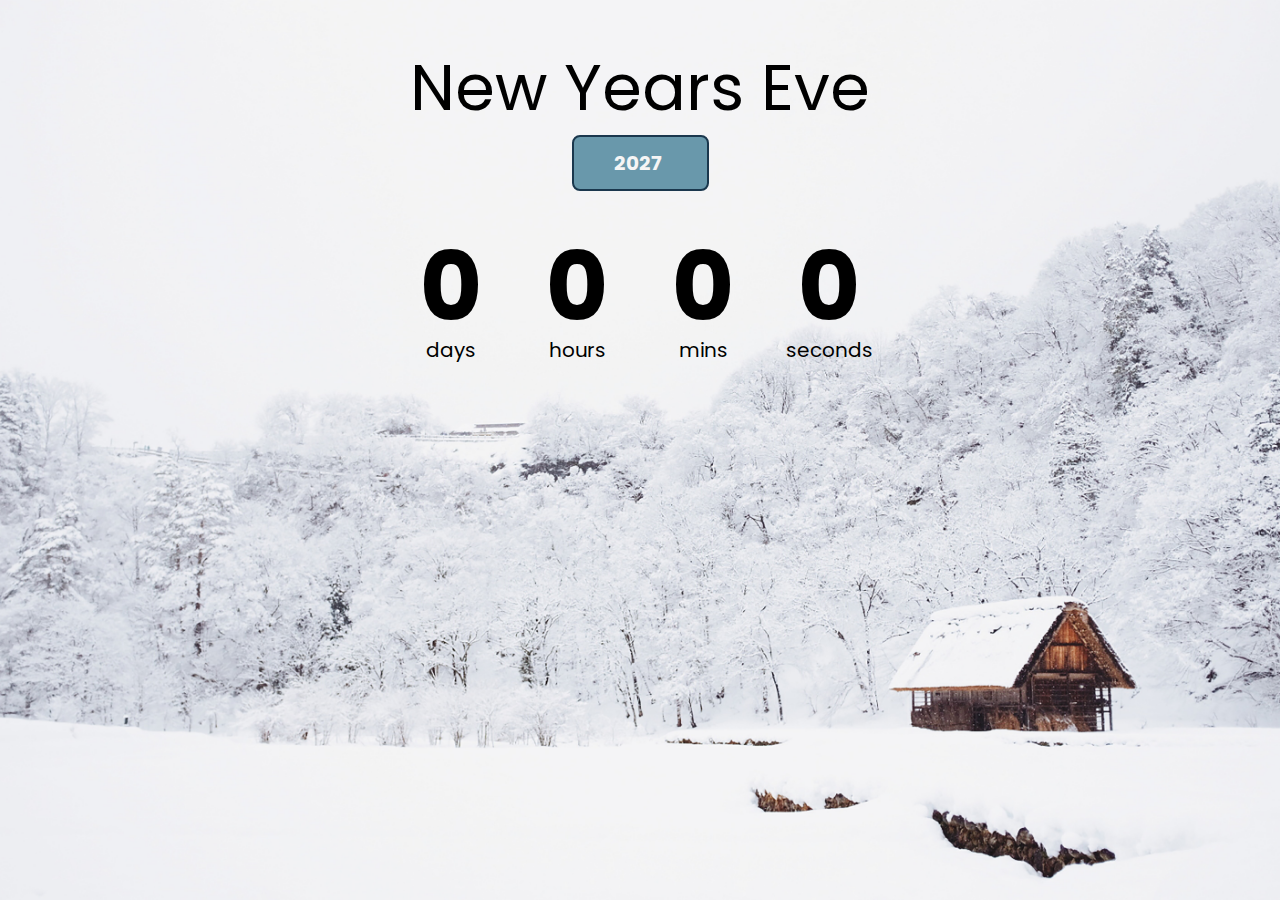
<file: 01-countdown-timer/index.html>
<!DOCTYPE html>
<html lang="en">
<head>
    <meta charset="UTF-8">
    <meta http-equiv="X-UA-Compatible" content="IE=edge">
    <meta name="viewport" content="width=device-width, initial-scale=1.0">
    <title>Countdown Timer</title>
    <link rel="stylesheet" href="style.css">
    <script src="script.js" defer></script>
</head>
<body>
    <h1>New Years Eve</h1>

    <select id="year-select"></select>

    <div class="countdown-container">
        <div class="countdown-el days-container">
            <p class="big-text" id="days">0</p>
            <span>days</span>
        </div>
        <div class="countdown-el hours-container">
            <p class="big-text" id="hours">0</p>
            <span>hours</span>
        </div>
        <div class="countdown-el mins-container">
            <p class="big-text" id="mins">0</p>
            <span>mins</span>
        </div>
        <div class="countdown-el seconds-container">
            <p class="big-text" id="seconds">0</p>
            <span>seconds</span>
        </div>
    </div>
</body>
</html>
</file>
<file: 01-countdown-timer/style.css>
@import url("https://fonts.googleapis.com/css2?family=Poppins:wght@200;400;600&display=swap");

* {
  box-sizing: border-box;
}

body {
  font-family: "Poppins", "sans-serif";
  margin: 0;
  background-image: url(./snow.jpg);
  min-height: 100vh;
  background-size: cover;
  background-position: center center;
  display: flex;
  flex-direction: column;
  align-items: center;
}

h1 {
  font-weight: normal;
  margin-top: 2.5rem;
  margin-bottom: 0;
  font-size: 4rem;
}

.countdown-container {
  display: flex;
  flex-wrap: wrap;
  justify-content: center;
}

.big-text {
  font-weight: bold;
  font-size: 6rem;
  line-height: 1;
  margin: 0 2rem;
  margin-top: 3rem;
}

.countdown-el {
  text-align: center;
}

.countdown-el span {
  font-size: 1.25rem;
}

select {
  -webkit-appearance: none;
  -moz-appearance: none;
  appearance: none; /* Remove default arrow */
  padding: 0.75rem 2.5rem;
  border-width: 0.15rem;
  border-color: #1a374d;
  border-radius: 0.5rem;
  background-color: #6998ab;
  color: whitesmoke;
  font-family: "Poppins", "sans-serif";
  font-weight: bold;
  font-size: 1.25rem;
}
</file>
